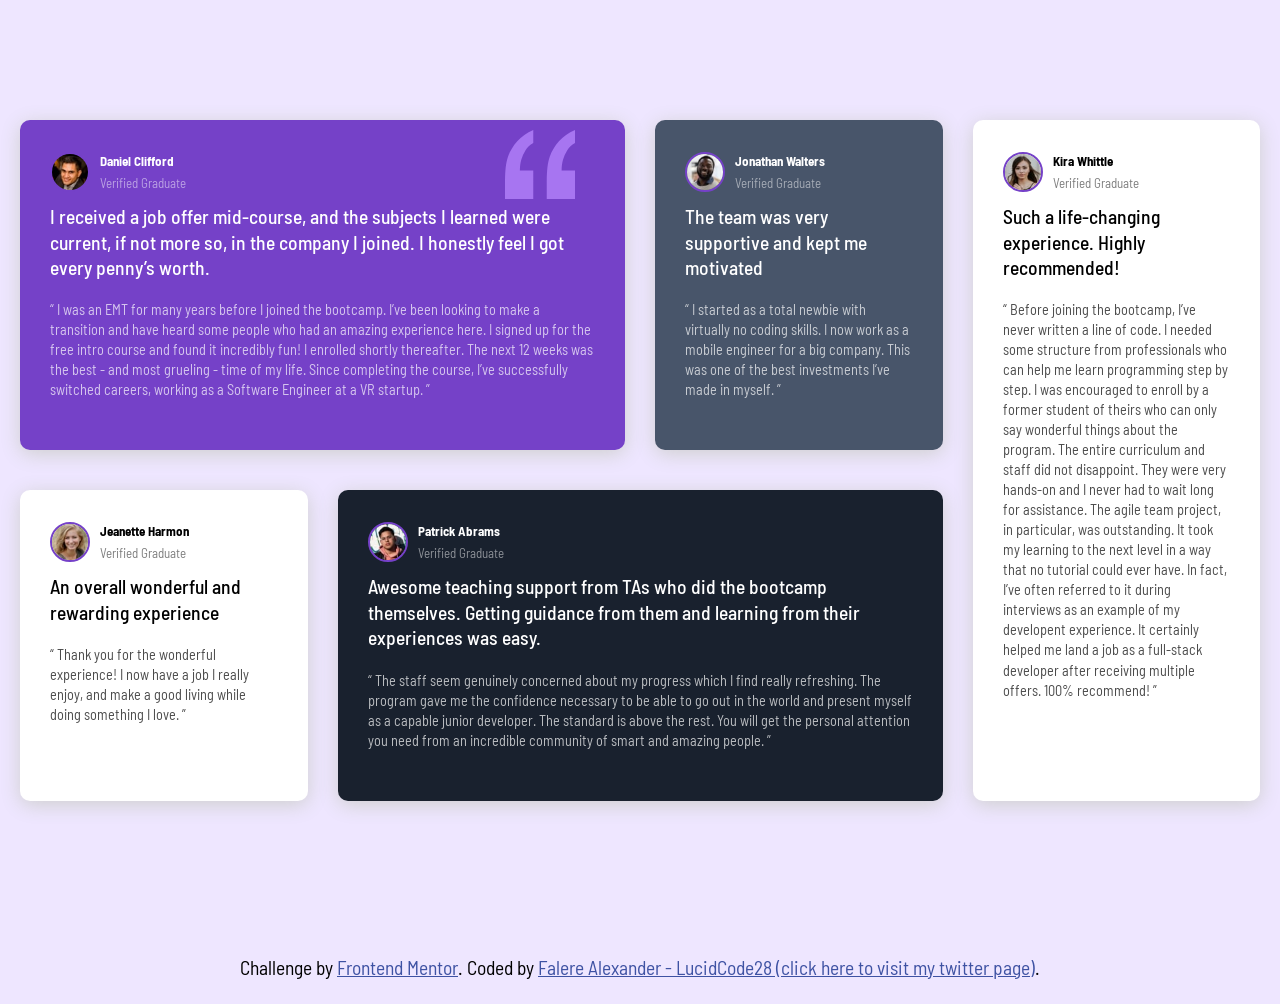
<file: index.html>
<!DOCTYPE html>
<html lang="en">
<head>
  <meta charset="UTF-8">
  <meta name="viewport" content="width=device-width, initial-scale=1.0"> <!-- displays site properly based on user's device -->

  <link rel="icon" type="image/png" sizes="32x32" href="./images/favicon-32x32.png">

  <link rel="stylesheet" href="./style.css">
  
  <title>Frontend Mentor | Testimonials grid section</title>
</head>
<body>
  
  <div class="testimonials">
    <!-- Card 1 -->
    <div class="card card-bg-purple">
      <header class="card__header">
        <img src="./images/image-daniel.jpg" alt="" class="card__img">
        <div>
          <h3>Daniel Clifford</h3>
          <p>Verified Graduate</p>
        </div>
      </header>
      <p class="card__lead">
        I received a job offer mid-course, and the subjects I learned were current, if not more so, 
        in the company I joined. I honestly feel I got every penny’s worth.
      </p>
      <p class="card__quote">
        “ I was an EMT for many years before I joined the bootcamp. I’ve been looking to make a 
        transition and have heard some people who had an amazing experience here. I signed up 
        for the free intro course and found it incredibly fun! I enrolled shortly thereafter. 
        The next 12 weeks was the best - and most grueling - time of my life. Since completing 
        the course, I’ve successfully switched careers, working as a Software Engineer at a VR startup. ”
      </p>
    </div>

    <!-- Card 2 -->
    <div class="card card-bg-gray-blue">
      <header class="card__header">
        <img src="./images/image-jonathan.jpg" alt="" class="card__img">
        <div>
          <h3>Jonathan Walters</h3>
          <p>Verified Graduate</p>
        </div>
      </header>
      <p class="card__lead">
        The team was very supportive and kept me motivated
      </p>
      <p class="card__quote">
        “ I started as a total newbie with virtually no coding skills. I now work as a mobile engineer 
        for a big company. This was one of the best investments I’ve made in myself. ”
      </p>
    </div>

    <!-- Card 3 -->
    <div class="card card-bg-white">
      <header class="card__header">
        <img src="./images/image-kira.jpg" alt="" class="card__img">
        <div>
          <h3>Kira Whittle</h3>
          <p>Verified Graduate</p>
        </div>
      </header>
      <p class="card__lead">
        Such a life-changing experience. Highly recommended!
      </p>
      <p class="card__quote">
        “ Before joining the bootcamp, I’ve never written a line of code. I needed some structure from 
          professionals who can help me learn programming step by step. I was encouraged to enroll by a former 
          student of theirs who can only say wonderful things about the program. The entire curriculum and staff 
          did not disappoint. They were very hands-on and I never had to wait long for assistance. The agile team 
          project, in particular, was outstanding. It took my learning to the next level in a way that no tutorial 
          could ever have. In fact, I’ve often referred to it during interviews as an example of my developent 
          experience. It certainly helped me land a job as a full-stack developer after receiving multiple offers. 
          100% recommend! ”
      </p>
    </div>

    <!-- Card 4 -->
    <div class="card card-bg-white">
      <header class="card__header">
        <img src="./images/image-jeanette.jpg" alt="" class="card__img">
        <div>
          <h3>Jeanette Harmon</h3>
          <p>Verified Graduate</p>
        </div>
      </header>
      <p class="card__lead">
        An overall wonderful and rewarding experience
      </p>
      <p class="card__quote">
        “ Thank you for the wonderful experience! I now have a job I really enjoy, and make a good living 
        while doing something I love. ”
      </p>
    </div>


    <!-- Card 5 -->
    <div class="card card-bg-black-blue">
      <header class="card__header">
        <img src="./images/image-patrick.jpg" alt="" class="card__img">
        <div>
          <h3>Patrick Abrams</h3>
          <p>Verified Graduate</p>
        </div>
      </header>
      <p class="card__lead">
        Awesome teaching support from TAs who did the bootcamp themselves. Getting guidance from them and 
        learning from their experiences was easy.
      </p>
      <p class="card__quote">
        “ The staff seem genuinely concerned about my progress which I find really refreshing. The program 
          gave me the confidence necessary to be able to go out in the world and present myself as a capable 
          junior developer. The standard is above the rest. You will get the personal attention you need from 
          an incredible community of smart and amazing people. ”
      </p>
    </div>
  </div>
  <div class="attribution">
    Challenge by <a href="https://www.frontendmentor.io?ref=challenge" target="_blank" rel="noopener noreferrer">Frontend Mentor</a>. 
    Coded by <a href="https://x.com/LucidCode28">Falere Alexander - LucidCode28 (click here to visit my twitter page)</a>.
  </div>
  
</body>
</html>
</file>
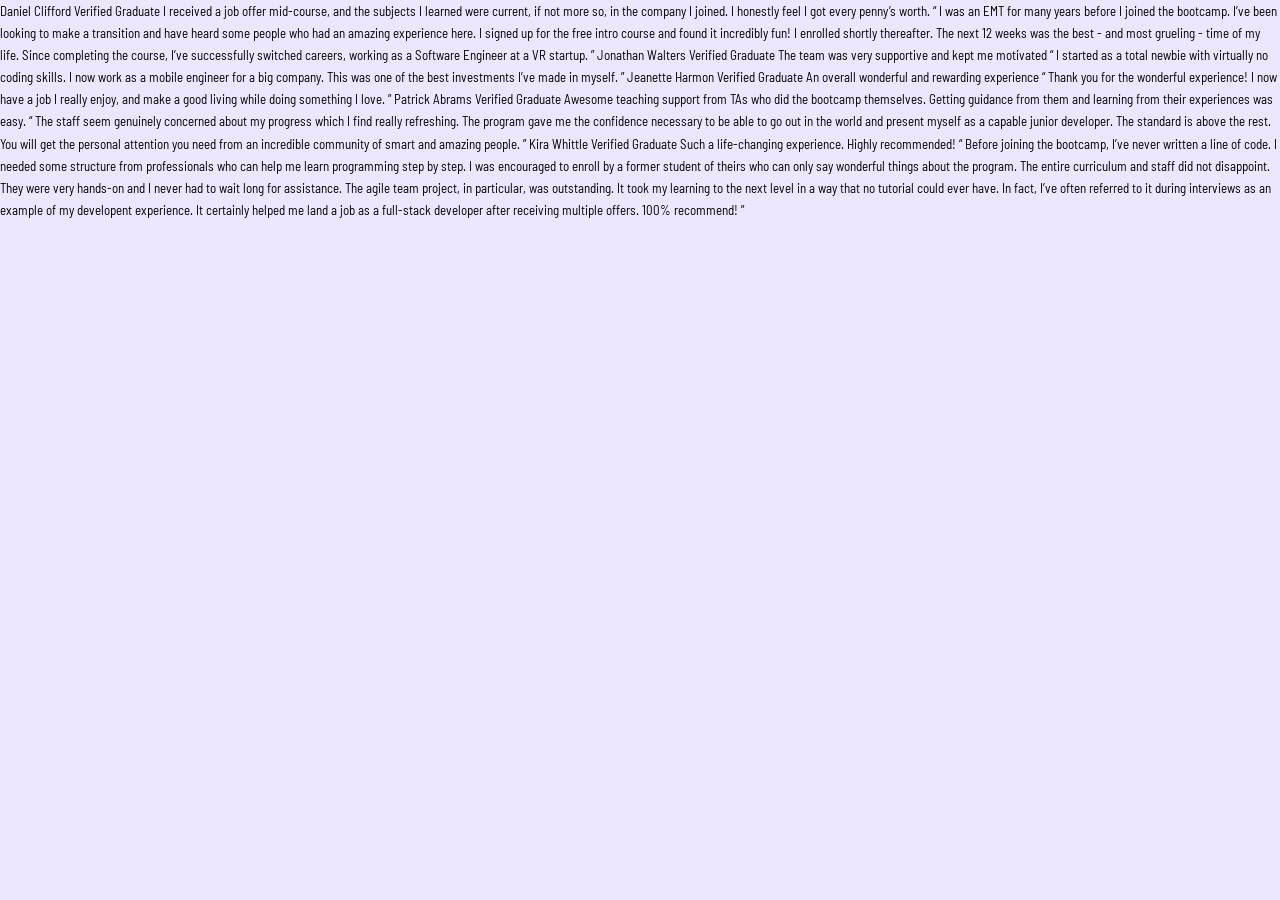
<file: sample-index.html>
<!DOCTYPE html>
<html lang="en">
<head>
  <meta charset="UTF-8">
  <meta name="viewport" content="width=device-width, initial-scale=1.0"> <!-- displays site properly based on user's device -->

  <link rel="icon" type="image/png" sizes="32x32" href="./images/favicon-32x32.png">

  <link rel="stylesheet" href="./style.css">
  
  <title>Frontend Mentor | Testimonials grid section</title>

  <!-- Feel free to remove these styles or customise in your own stylesheet 👍 -->
  <style>
    
  </style>
</head>
<body>
  Daniel Clifford
  Verified Graduate

  I received a job offer mid-course, and the subjects I learned were current, if not more so, 
  in the company I joined. I honestly feel I got every penny’s worth.

  “ I was an EMT for many years before I joined the bootcamp. I’ve been looking to make a 
  transition and have heard some people who had an amazing experience here. I signed up 
  for the free intro course and found it incredibly fun! I enrolled shortly thereafter. 
  The next 12 weeks was the best - and most grueling - time of my life. Since completing 
  the course, I’ve successfully switched careers, working as a Software Engineer at a VR startup. ”

  Jonathan Walters
  Verified Graduate

  The team was very supportive and kept me motivated

  “ I started as a total newbie with virtually no coding skills. I now work as a mobile engineer 
  for a big company. This was one of the best investments I’ve made in myself. ”

  Jeanette Harmon
  Verified Graduate

  An overall wonderful and rewarding experience

  “ Thank you for the wonderful experience! I now have a job I really enjoy, and make a good living 
  while doing something I love. ”

  Patrick Abrams
  Verified Graduate

  Awesome teaching support from TAs who did the bootcamp themselves. Getting guidance from them and 
  learning from their experiences was easy.

  “ The staff seem genuinely concerned about my progress which I find really refreshing. The program 
  gave me the confidence necessary to be able to go out in the world and present myself as a capable 
  junior developer. The standard is above the rest. You will get the personal attention you need from 
  an incredible community of smart and amazing people. ”

  Kira Whittle
  Verified Graduate

  Such a life-changing experience. Highly recommended!

 “ Before joining the bootcamp, I’ve never written a line of code. I needed some structure from 
  professionals who can help me learn programming step by step. I was encouraged to enroll by a former 
  student of theirs who can only say wonderful things about the program. The entire curriculum and staff 
  did not disappoint. They were very hands-on and I never had to wait long for assistance. The agile team 
  project, in particular, was outstanding. It took my learning to the next level in a way that no tutorial 
  could ever have. In fact, I’ve often referred to it during interviews as an example of my developent 
  experience. It certainly helped me land a job as a full-stack developer after receiving multiple offers. 
  100% recommend! ”
  
  <!-- <div class="attribution">
    Challenge by <a href="https://www.frontendmentor.io?ref=challenge" target="_blank">Frontend Mentor</a>. 
    Coded by <a href="#">Your Name Here</a>.
  </div> -->
</body>
</html>
</file>
<file: style.css>
@import url('https://fonts.googleapis.com/css2?family=Barlow+Semi+Condensed:ital,wght@0,100;0,200;0,300;0,400;0,500;0,600;0,700;0,800;0,900;1,100;1,200;1,300;1,400;1,500;1,600;1,700;1,800;1,900&display=swap');
* {
  box-sizing: border-box;
  margin: 0;
  padding: 0;
}
html {
  font-size: 13px;
}
:root{
    /* Primary Colors */
    --purple-50: hsl(260, 100%, 95%);
    --purple-300: hsl(264, 82%, 80%);
    --purple-500: hsl(263, 55%, 52%);

    /* Secondary Colors */
    --white: hsl(0, 0%, 100%);
    --grey-100: hsl(214, 17%, 92%);
    --grey-200: hsl(0, 0%, 81%);
    --grey-400: hsl(224, 10%, 45%);
    --grey-500: hsl(217, 19%, 35%);
    --dark-blue: hsl(219, 29%, 14%);
    --black: hsl(0, 0%, 7%);
}
body {
    background-color: var(--purple-50);
    font-family: 'Barlow Semi Condensed', sans-serif;
    line-height: 1.7;
}
.testimonials{
    max-width: 1440px;
    margin: 100px auto;
    padding: 20px;
    display: grid;
    grid-template-columns: repeat(4,1fr);
    gap: 30px;
}
.card:nth-of-type(1){
    grid-column: 1 / 3;
    grid-row: 1 / 2;
}
.card:nth-of-type(2){
    grid-column: 3 / 4;
    grid-row: 1/2;
}
.card:nth-of-type(3){
    grid-column: 4/ 5;
    grid-row: 1/3;
}
.card:nth-of-type(4){
    grid-column: 1 / 2;
    grid-row: 2/3;
} 
.card:nth-of-type(5){
    grid-column: 2 / 4;
    grid-row: 2 / 3;
}
.card{
    background-color: var(--white);
    border-radius: 10px;
    box-shadow: 0 4px 20px var(--grey-200); /*To be fixed*/
    padding: 30px;
    margin-bottom: 10px;
}

.card__header{
    display: flex;
    align-items: center;
    margin-bottom: 10px;
}
.card__header h3{
    font-size: 1rem;
}
.card__header p{
    opacity: 50%;
}
.card__img{
    width: 40px;
    height: 40px;
    border-radius: 50%;
    border: 2px solid var(--purple-500);
    margin-right: 10px;
}
.card__lead{
    font-size: 1.5rem;
    font-weight: 500;
    line-height: 1.3;
    margin-bottom: 20px;
}
.card__quote{
    font-size: 1.1rem;
    line-height: 1.4;
    margin-bottom: 20px;
    opacity:70%;
}

.card-bg-purple{
    background-color: var(--purple-500);
    color: var(--white);
    background-image: url("./images/bg-pattern-quotation.svg");
    background-repeat: no-repeat;
    background-position: top 10px right 50px;
    background-size: 70px;
}

.card-bg-gray-blue{
    background-color: var(--grey-500);
    color: var(--white);
}

.card-bg-black-blue{
    background-color: var(--dark-blue);
    color: var(--white);
}

@media(max-width: 768px){
    .testimonials{
        grid-template-columns:1fr;
        width: 100%;
        gap: 20px;
        margin: 50px auto;
    }
    .card:nth-of-type(1){
        grid-column: 1 ;
        grid-row: 1/2;
    }
    .card:nth-of-type(2){
        grid-column: 1;
        grid-row: 2/3;
    }
    .card:nth-of-type(4){
        grid-column: 1;
        grid-row: 3/4;
    }
    .card:nth-of-type(5){
        grid-column:1;
        grid-row: 4/5;
    }
    .card:nth-of-type(3){
        grid-column: 1;
        grid-row: 5/6;
    }
    
}


.attribution { font-size: 1.5rem; text-align: center; padding:20px; }
.attribution a { color: hsl(228, 45%, 44%); }
</file>
